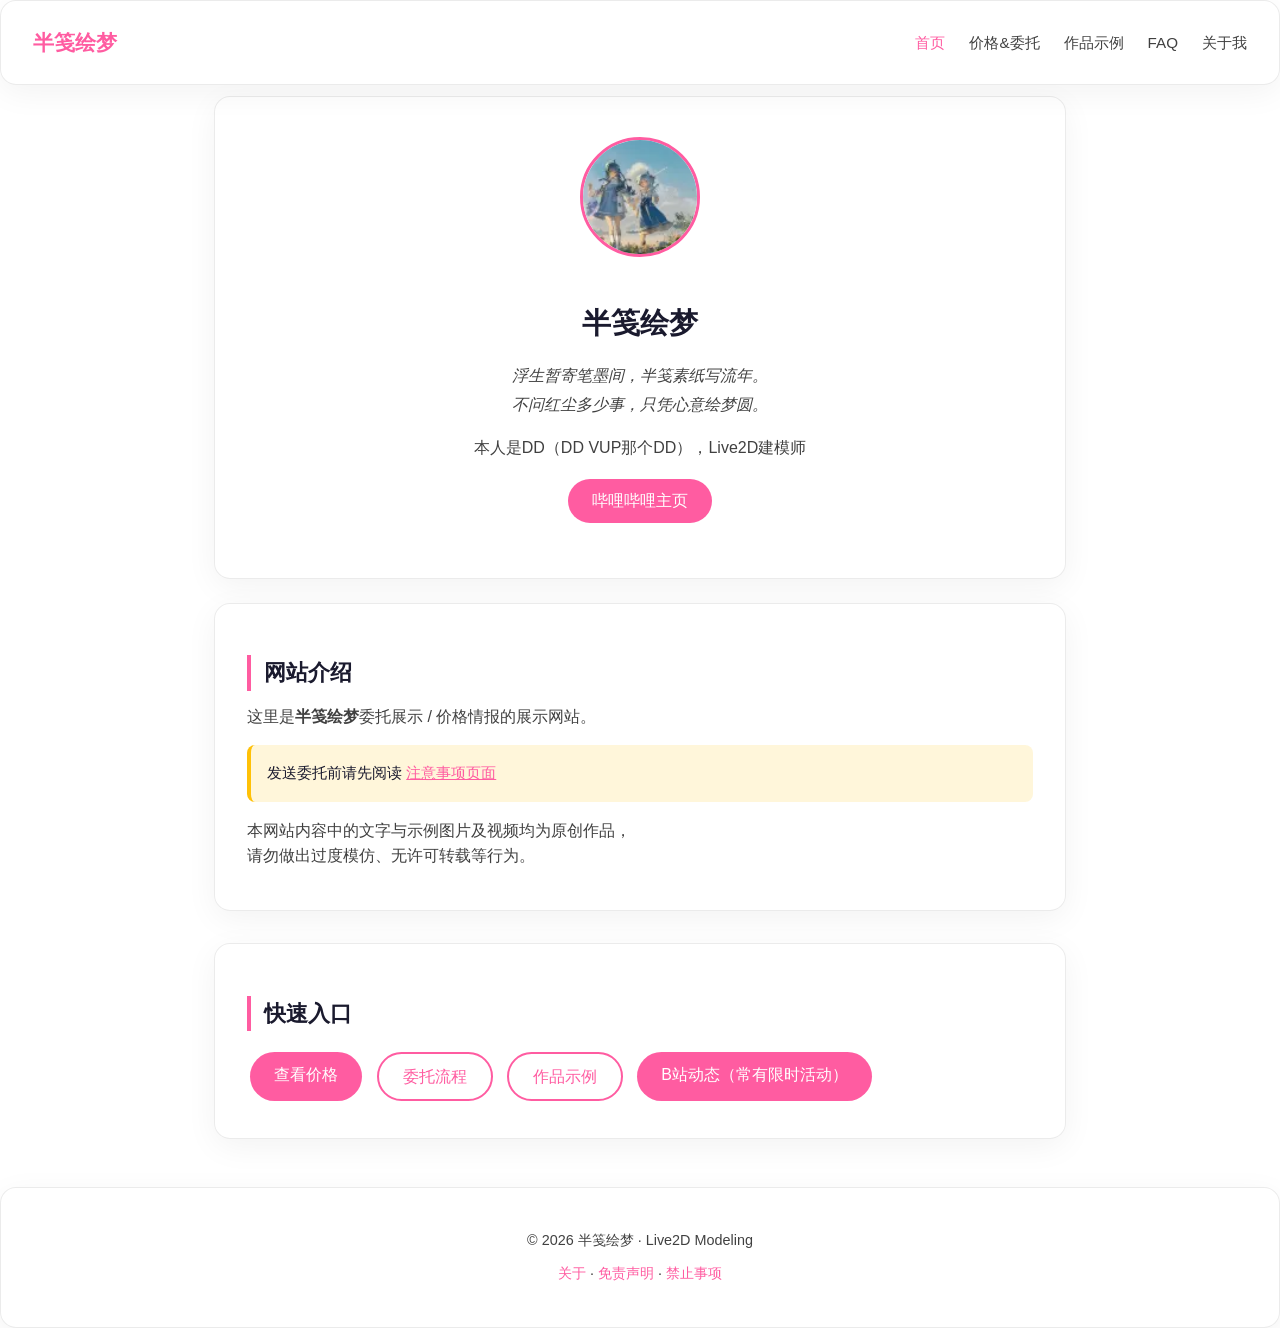
<file: index.html>
<!DOCTYPE html>
<html lang="zh-CN">

<head>
  <meta charset="UTF-8" />
  <meta name="viewport" content="width=device-width, initial-scale=1.0" />
  <title>半笺绘梦 | Live2D建模展示</title>
  <link rel="stylesheet" href="common.css">
  <script src="common.js" defer></script>
</head>

<body>
  <nav class="glass">
    <a href="index.html" class="logo">半笺绘梦</a>
    <ul>
      <li><a href="index.html" class="active">首页</a></li>
      <li><a href="live2d.html">价格&委托</a></li>
      <li><a href="sample.html">作品示例</a></li>
      <li><a href="faq.html">FAQ</a></li>
      <li><a href="about.html">关于我</a></li>
    </ul>
  </nav>

  <main>
    <section class="glass profile content">
      <img src="avatar.png" alt="半笺绘梦头像" class="avatar" onerror="this.src='https://www.loliapi.com/acg/'">
      <h1>半笺绘梦</h1>
      <p class="signature">
        浮生暂寄笔墨间，半笺素纸写流年。<br>
        不问红尘多少事，只凭心意绘梦圆。
      </p>
      <p>本人是DD（DD VUP那个DD），Live2D建模师</p>
      <p style="margin-top:0.8rem">
        <a href="https://space.bilibili.com/491378910" target="_blank" class="btn">
          哔哩哔哩主页
        </a>
      </p>
    </section>

    <section class="glass content">
      <h2>网站介绍</h2>
      <p>这里是<strong>半笺绘梦</strong>委托展示 / 价格情报的展示网站。</p>
      <p class="notice">发送委托前请先阅读 <a href="live2d.html" style="color:var(--accent)">注意事项页面</a></p>
      <p style="margin-top:1rem">
        本网站内容中的文字与示例图片及视频均为原创作品，<br>
        请勿做出过度模仿、无许可转载等行为。
      </p>
    </section>

    <section class="glass content">
      <h2>快速入口</h2>
      <div style="display:flex; flex-wrap:wrap; gap:0.5rem; margin-top:1rem">
        <a href="live2d.html" class="btn">查看价格</a>
        <a href="live2d.html#process" class="btn btn-outline">委托流程</a>
        <a href="sample.html" class="btn btn-outline">作品示例</a>
        <a href="https://space.bilibili.com/491378910" target="_blank" class="btn">B站动态（常有限时活动）</a>
      </div>
    </section>
  </main>

  <footer class="glass">
    <p>© 2026 半笺绘梦 · Live2D Modeling</p>
    <p>
      <a href="about.html">关于</a> ·
      <a href="live2d.html#disclaimer">免责声明</a> ·
      <a href="live2d.html#prohibited">禁止事项</a>
    </p>
  </footer>
</body>

</html>
</file>
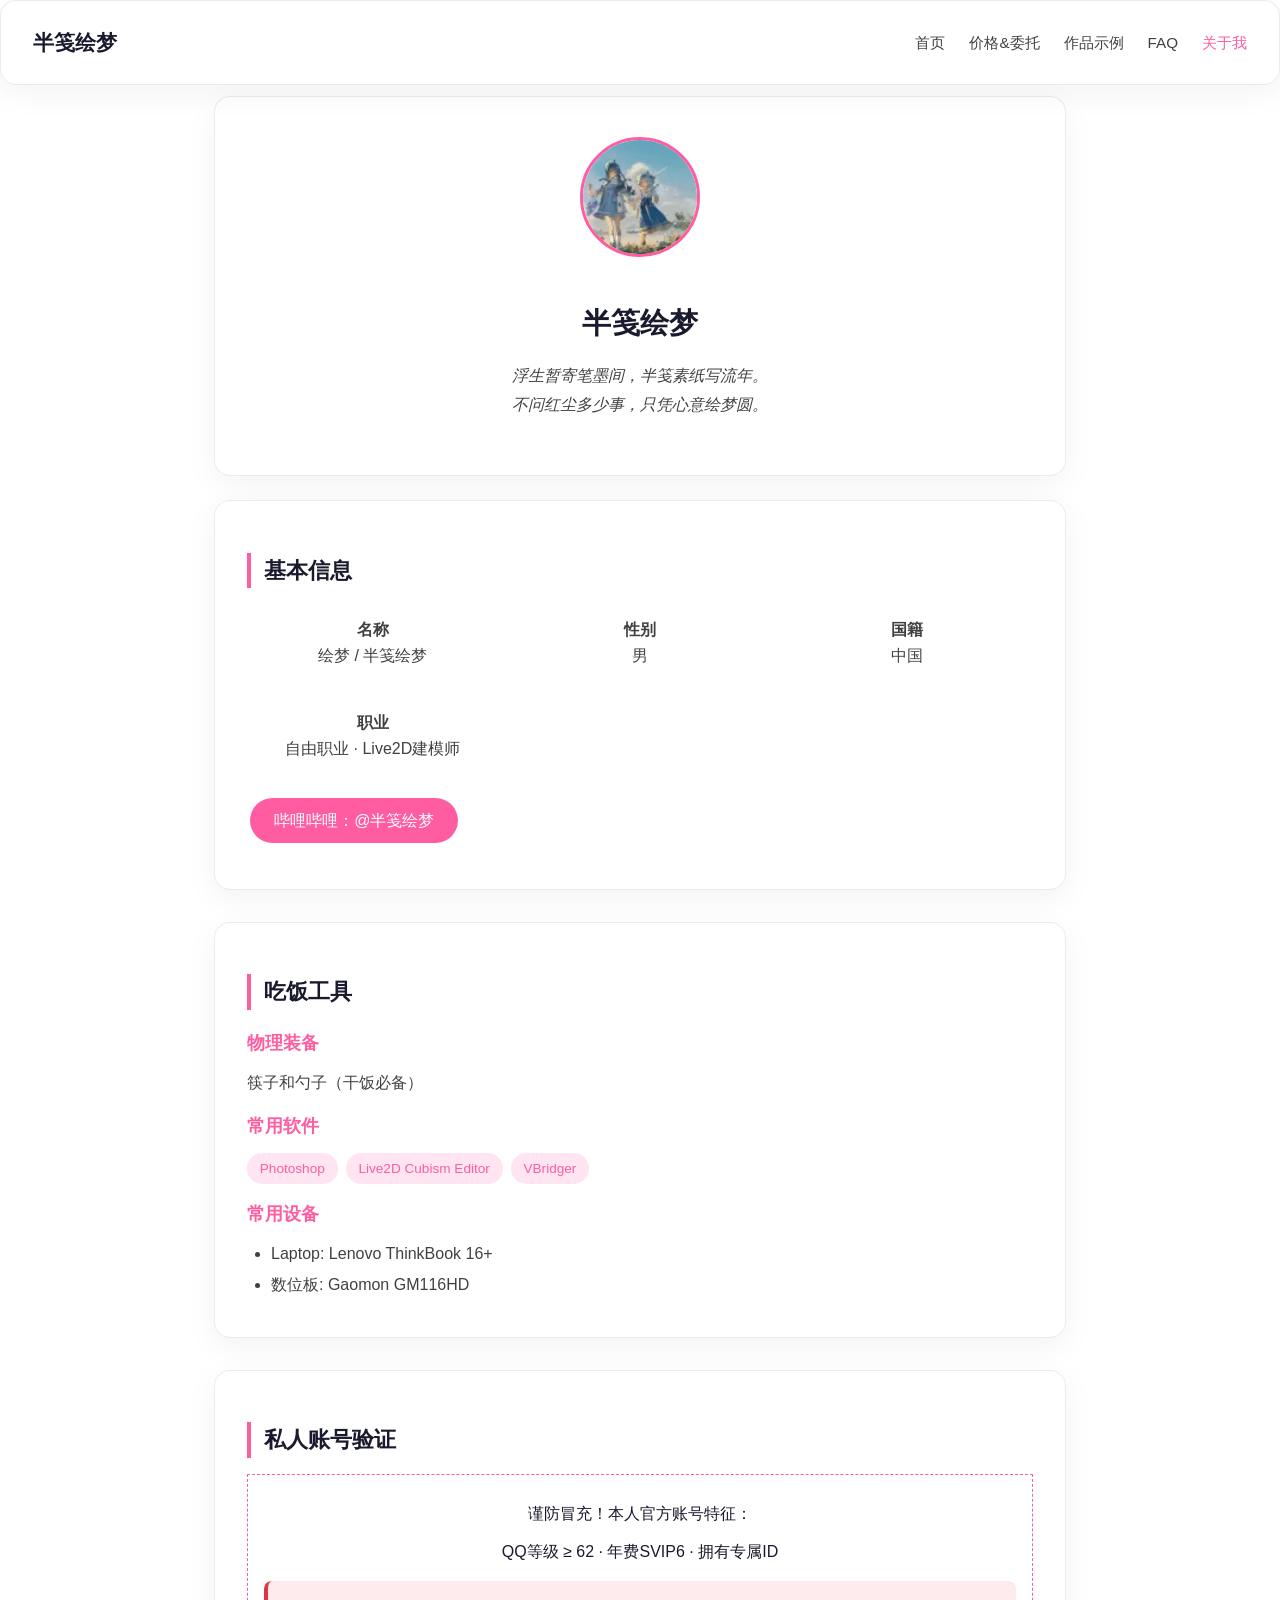
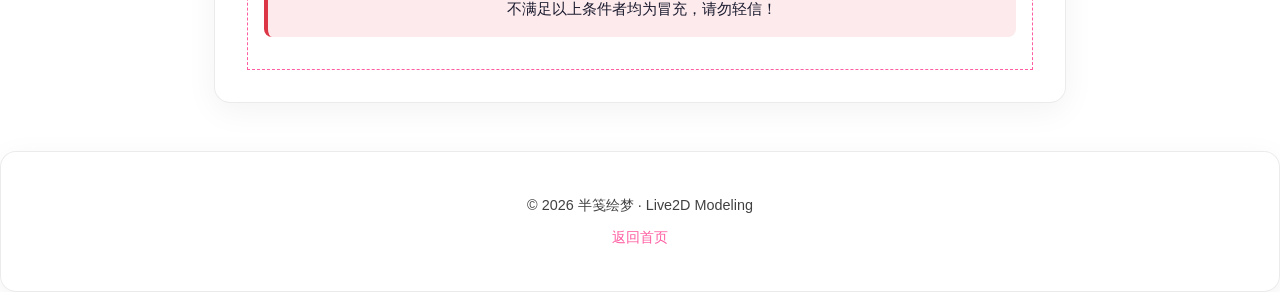
<file: about.html>
<!DOCTYPE html>
<html lang="zh-CN">

<head>
    <meta charset="UTF-8" />
    <meta name="viewport" content="width=device-width, initial-scale=1.0" />
    <title>关于我 | 半笺绘梦</title>
    <link rel="stylesheet" href="common.css">
    <script src="common.js" defer></script>
    <style>
        .info-grid {
            display: grid;
            grid-template-columns: repeat(auto-fit, minmax(200px, 1fr));
            gap: 1rem;
            margin-top: 1rem;
        }

        .info-item {
            padding: 0.8rem;
            text-align: center;
        }

        .tool-list {
            display: flex;
            flex-wrap: wrap;
            gap: 0.5rem;
            margin-top: 0.5rem;
        }

        .tool-tag {
            padding: 0.3rem 0.8rem;
            background: rgba(255, 126, 185, 0.2);
            border-radius: 15px;
            font-size: 0.85rem;
            color: var(--accent);
        }

        .verify-card {
            margin-top: 1rem;
            padding: 1rem;
            text-align: center;
            border: 1px dashed var(--accent);
        }
    </style>
</head>

<body>
    <nav class="glass">
        <a href="index.html" class="logo">半笺绘梦</a>
        <ul>
            <li><a href="index.html">首页</a></li>
            <li><a href="live2d.html">价格&委托</a></li>
            <li><a href="sample.html">作品示例</a></li>
            <li><a href="faq.html">FAQ</a></li>
            <li><a href="about.html" class="active">关于我</a></li>
        </ul>
    </nav>

    <main>
        <section class="glass profile content">
            <img src="avatar.png" alt="半笺绘梦头像" class="avatar" onerror="this.src='https://www.loliapi.com/acg/'">
            <h1>半笺绘梦</h1>
            <p class="signature">
                浮生暂寄笔墨间，半笺素纸写流年。<br>
                不问红尘多少事，只凭心意绘梦圆。
            </p>
        </section>

        <section class="glass content">
            <h2>基本信息</h2>
            <div class="info-grid">
                <div class="info-item">
                    <div><strong>名称</strong></div>
                    <div>绘梦 / 半笺绘梦</div>
                </div>
                <div class="info-item">
                    <div><strong>性别</strong></div>
                    <div>男</div>
                </div>
                <div class="info-item">
                    <div><strong>国籍</strong></div>
                    <div>中国</div>
                </div>
                <div class="info-item">
                    <div><strong>职业</strong></div>
                    <div>自由职业 · Live2D建模师</div>
                </div>
            </div>

            <p style="margin-top:1.2rem">
                <a href="https://space.bilibili.com/491378910" target="_blank" class="btn">
                    哔哩哔哩：@半笺绘梦
                </a>
            </p>
        </section>

        <section class="glass content">
            <h2>吃饭工具</h2>

            <h3>物理装备</h3>
            <p>筷子和勺子（干饭必备）</p>

            <h3 style="margin-top:1rem">常用软件</h3>
            <div class="tool-list">
                <span class="tool-tag">Photoshop</span>
                <span class="tool-tag">Live2D Cubism Editor</span>
                <span class="tool-tag">VBridger</span>
            </div>

            <h3 style="margin-top:1rem">常用设备</h3>
            <ul>
                <li>Laptop: Lenovo ThinkBook 16+</li>
                <li>数位板: Gaomon GM116HD</li>
            </ul>
        </section>

        <section class="glass content">
            <h2>私人账号验证</h2>
            <div class="verify-card">
                <p>谨防冒充！本人官方账号特征：</p>
                <p style="margin:0.8rem 0; font-weight:500">
                    QQ等级 ≥ 62 · 年费SVIP6 · 拥有专属ID
                </p>
                <p class="notice warning">不满足以上条件者均为冒充，请勿轻信！</p>
            </div>
        </section>
    </main>

    <footer class="glass">
        <p>© 2026 半笺绘梦 · Live2D Modeling</p>
        <p><a href="index.html">返回首页</a></p>
    </footer>
</body>

</html>
</file>
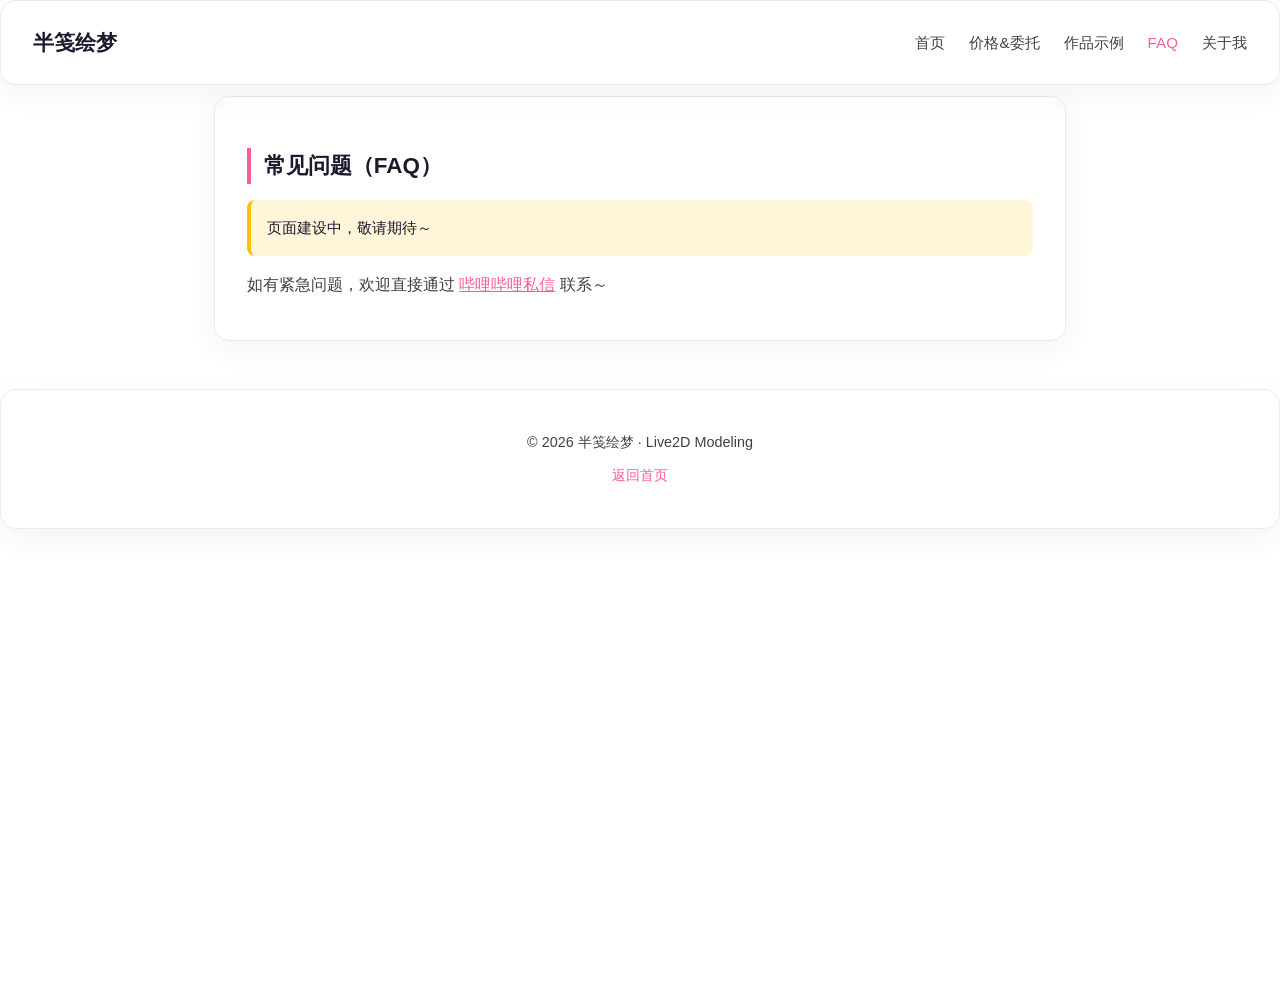
<file: faq.html>
<!DOCTYPE html>
<html lang="zh-CN">

<head>
    <meta charset="UTF-8" />
    <meta name="viewport" content="width=device-width, initial-scale=1.0" />
    <title>常见问题 | 半笺绘梦</title>
    <link rel="stylesheet" href="common.css">
    <script src="common.js" defer></script>
</head>

<body>
    <nav class="glass">
        <a href="index.html" class="logo">半笺绘梦</a>
        <ul>
            <li><a href="index.html">首页</a></li>
            <li><a href="live2d.html">价格&委托</a></li>
            <li><a href="sample.html">作品示例</a></li>
            <li><a href="faq.html" class="active">FAQ</a></li>
            <li><a href="about.html">关于我</a></li>
        </ul>
    </nav>

    <main>
        <section class="glass content">
            <h2>常见问题（FAQ）</h2>
            <p class="notice">页面建设中，敬请期待～</p>
            <p style="margin-top:1rem">如有紧急问题，欢迎直接通过 <a href="https://space.bilibili.com/491378910" target="_blank"
                    style="color:var(--accent)">哔哩哔哩私信</a> 联系～</p>

            <!-- 后续可添加内容模板：
      <details class="glass" style="margin:0.8rem 0; padding:1rem">
        <summary style="font-weight:500; cursor:pointer">Q: 问题内容？</summary>
        <p style="margin-top:0.5rem; color:var(--text-secondary)">A: 回答内容...</p>
      </details>
      -->
        </section>
    </main>

    <footer class="glass">
        <p>© 2026 半笺绘梦 · Live2D Modeling</p>
        <p><a href="index.html">返回首页</a></p>
    </footer>
</body>

</html>
</file>
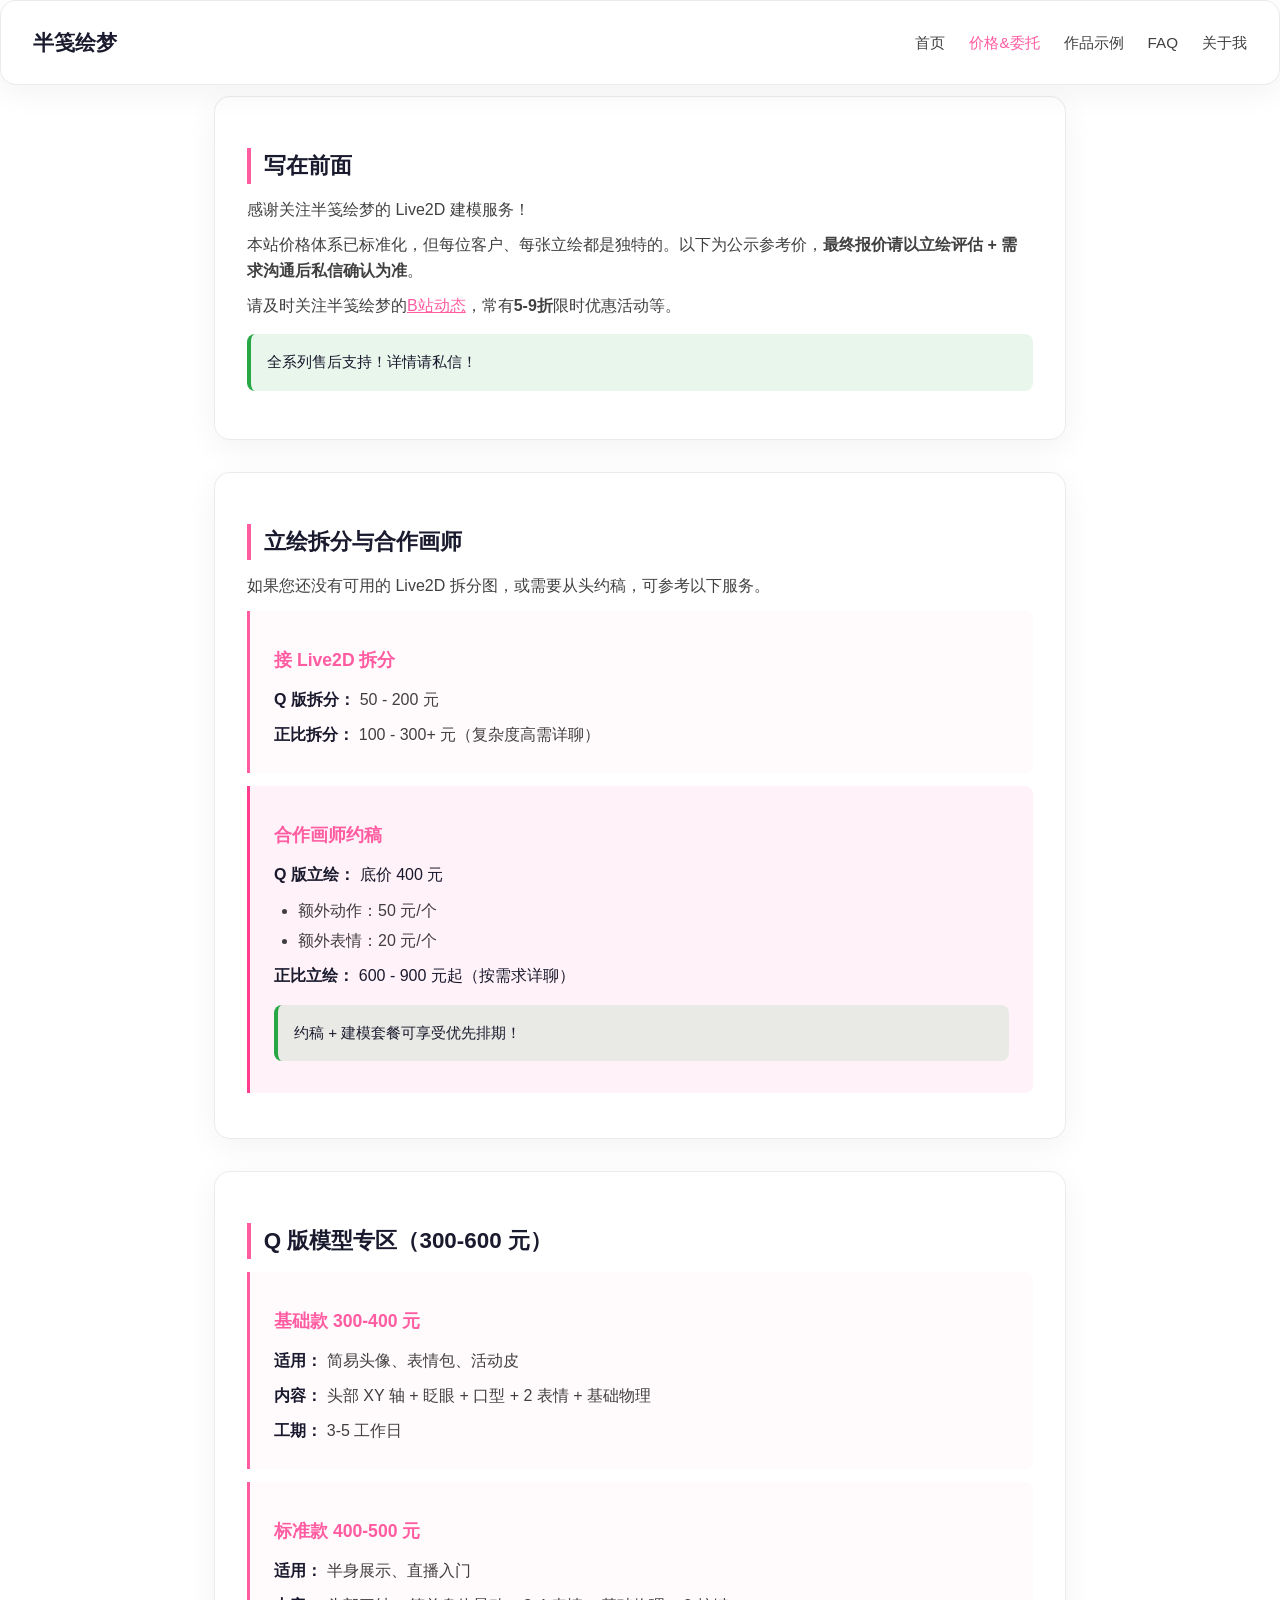
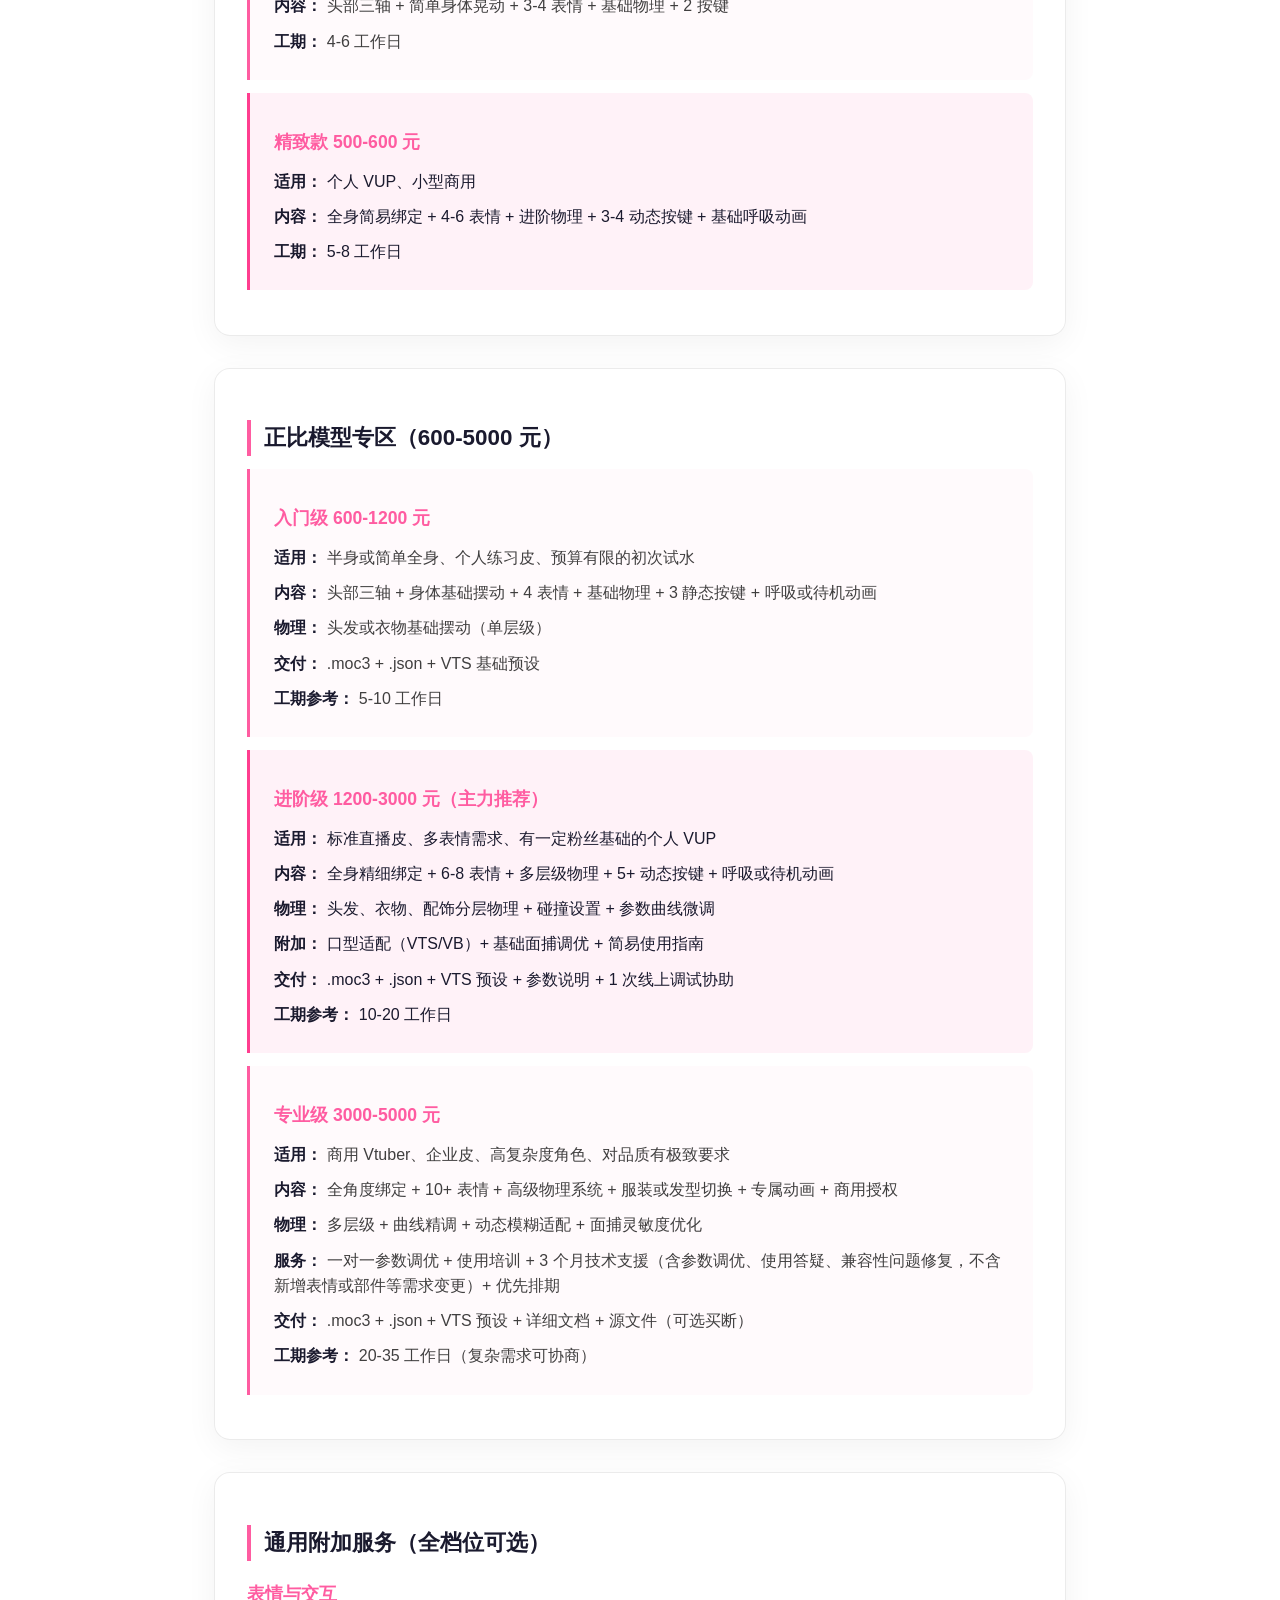
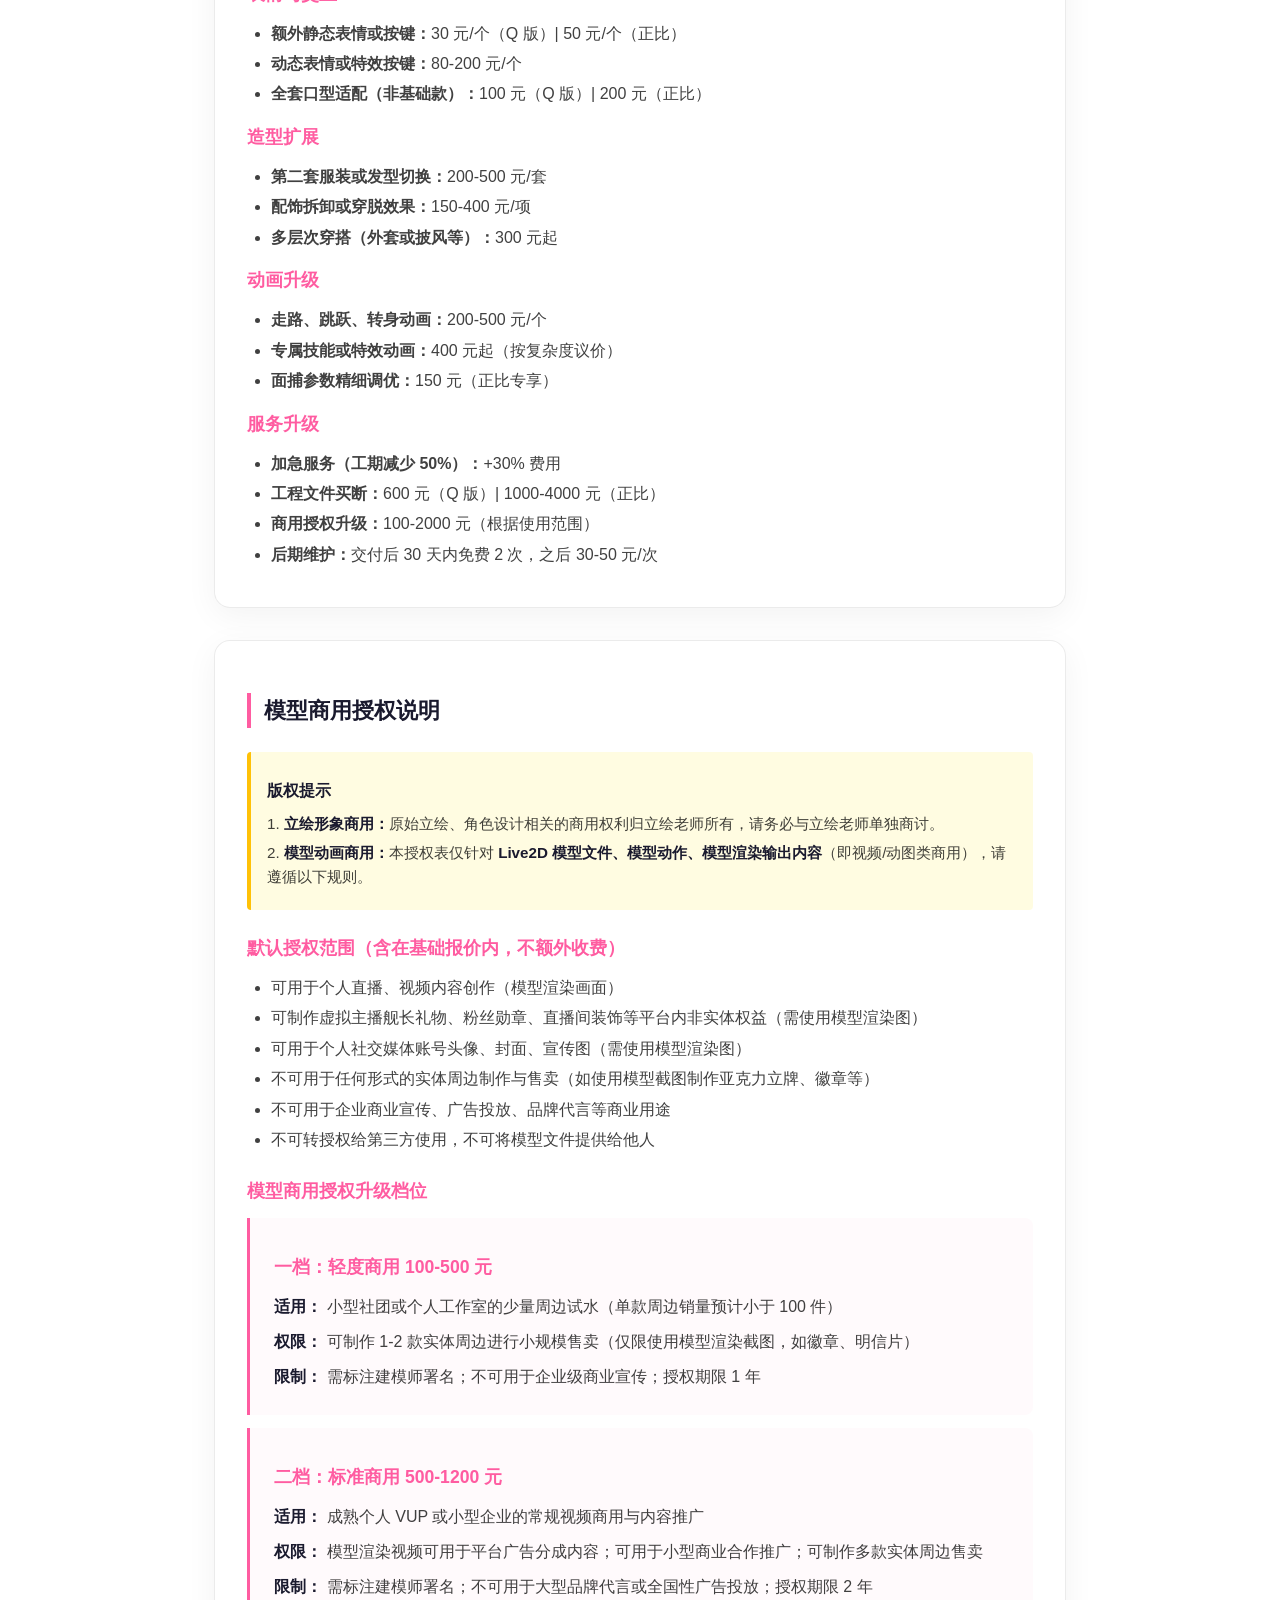
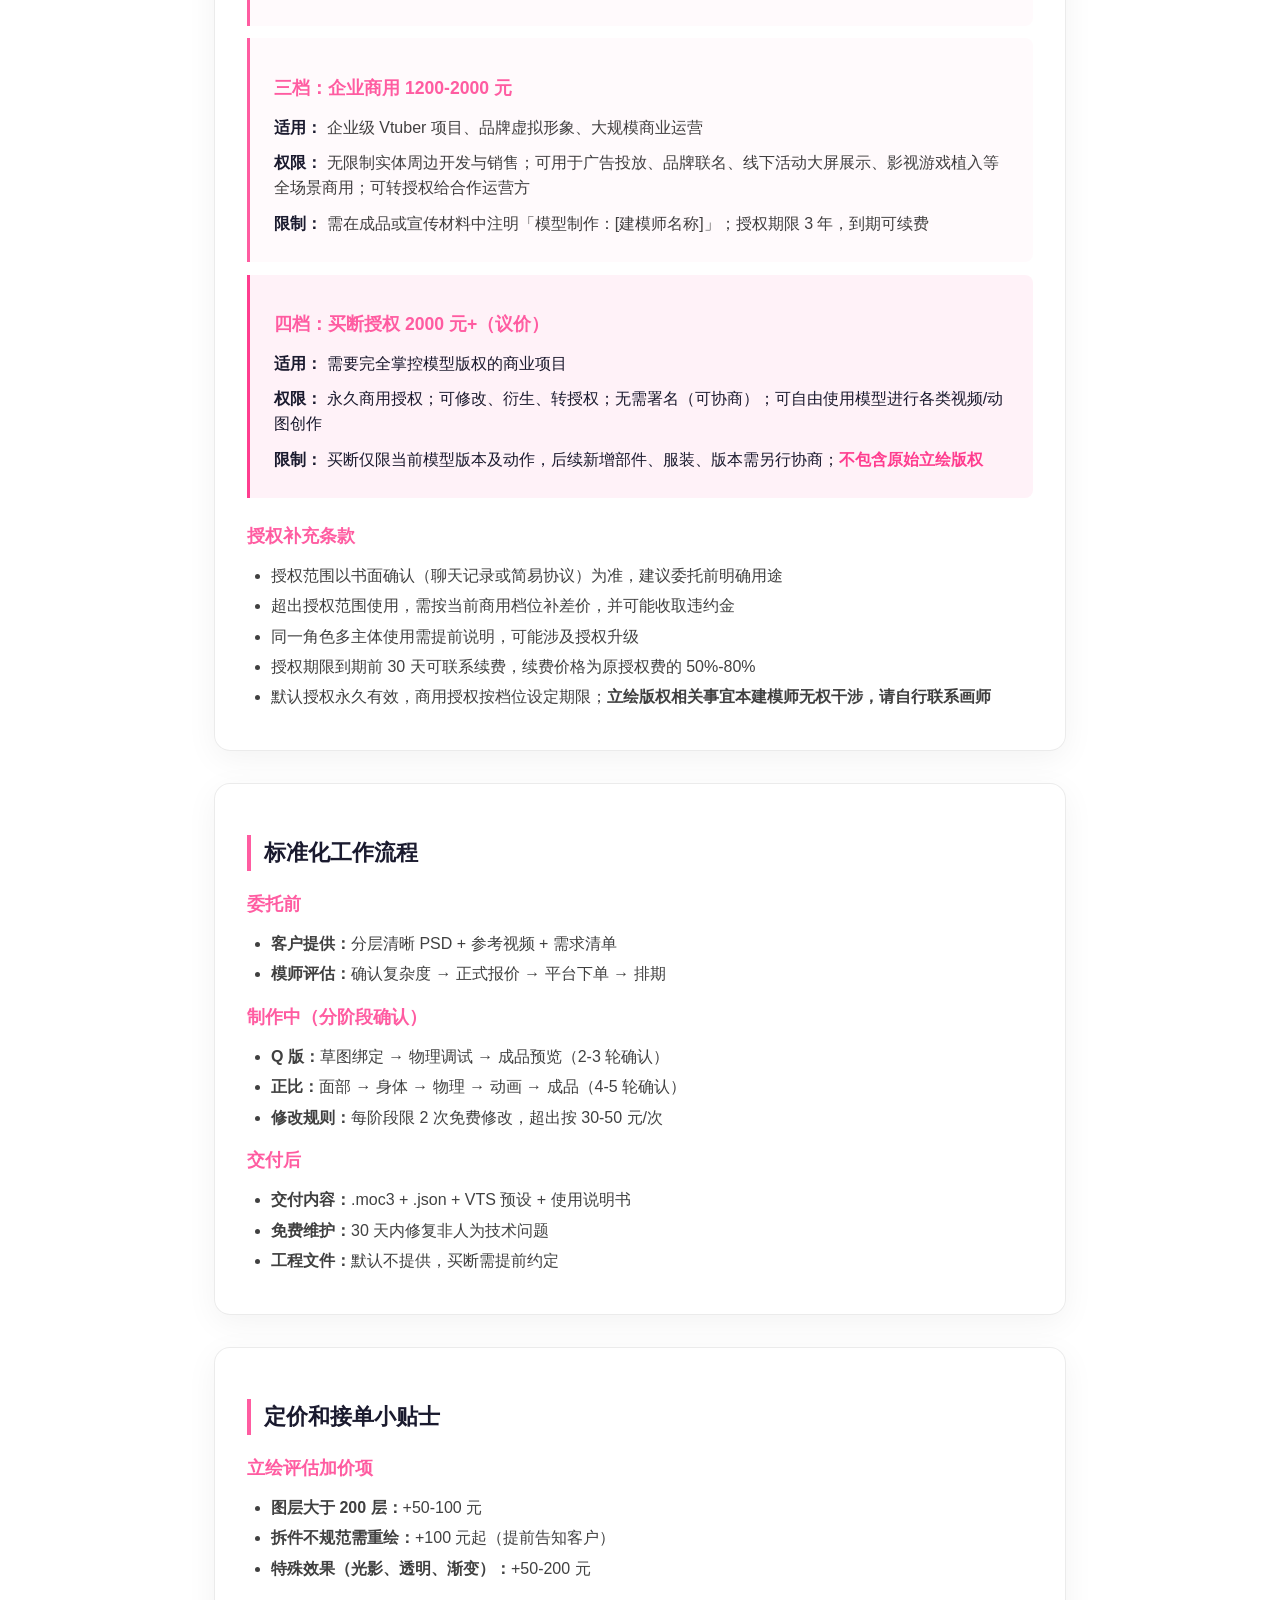
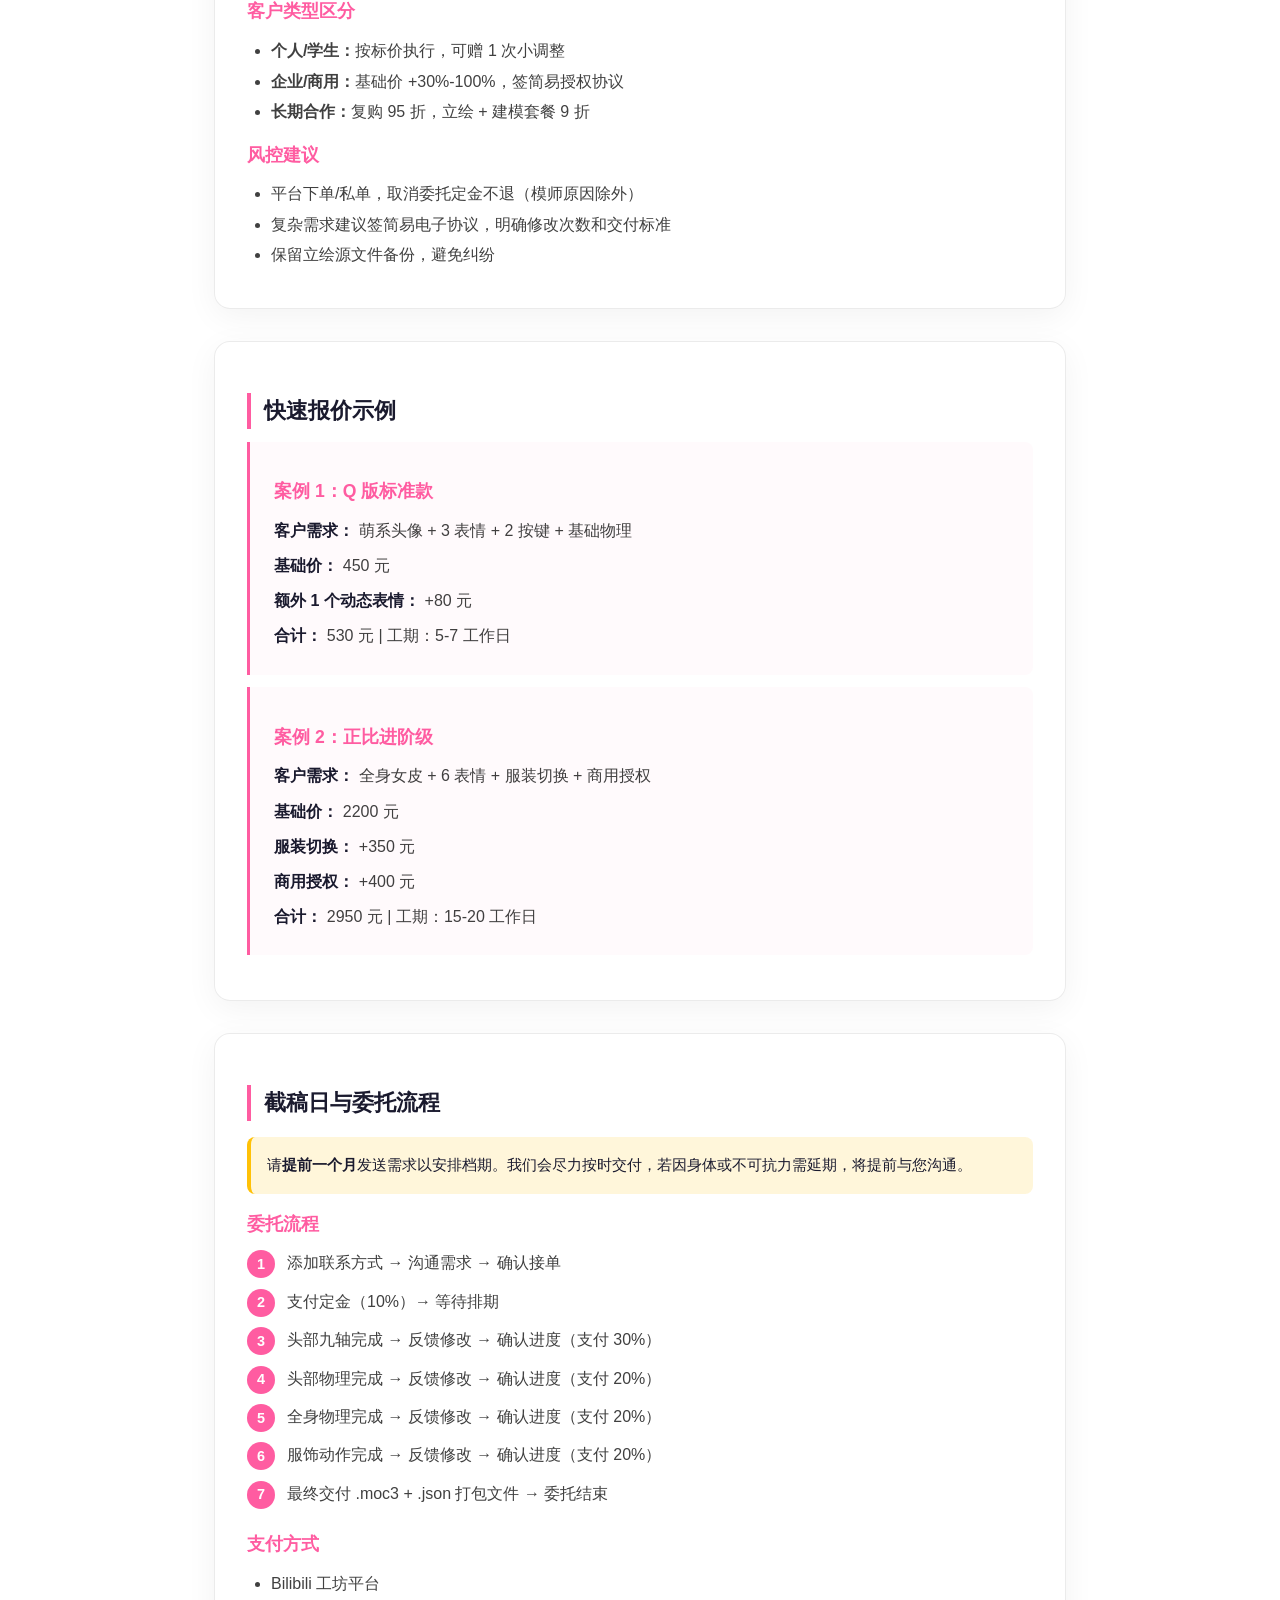
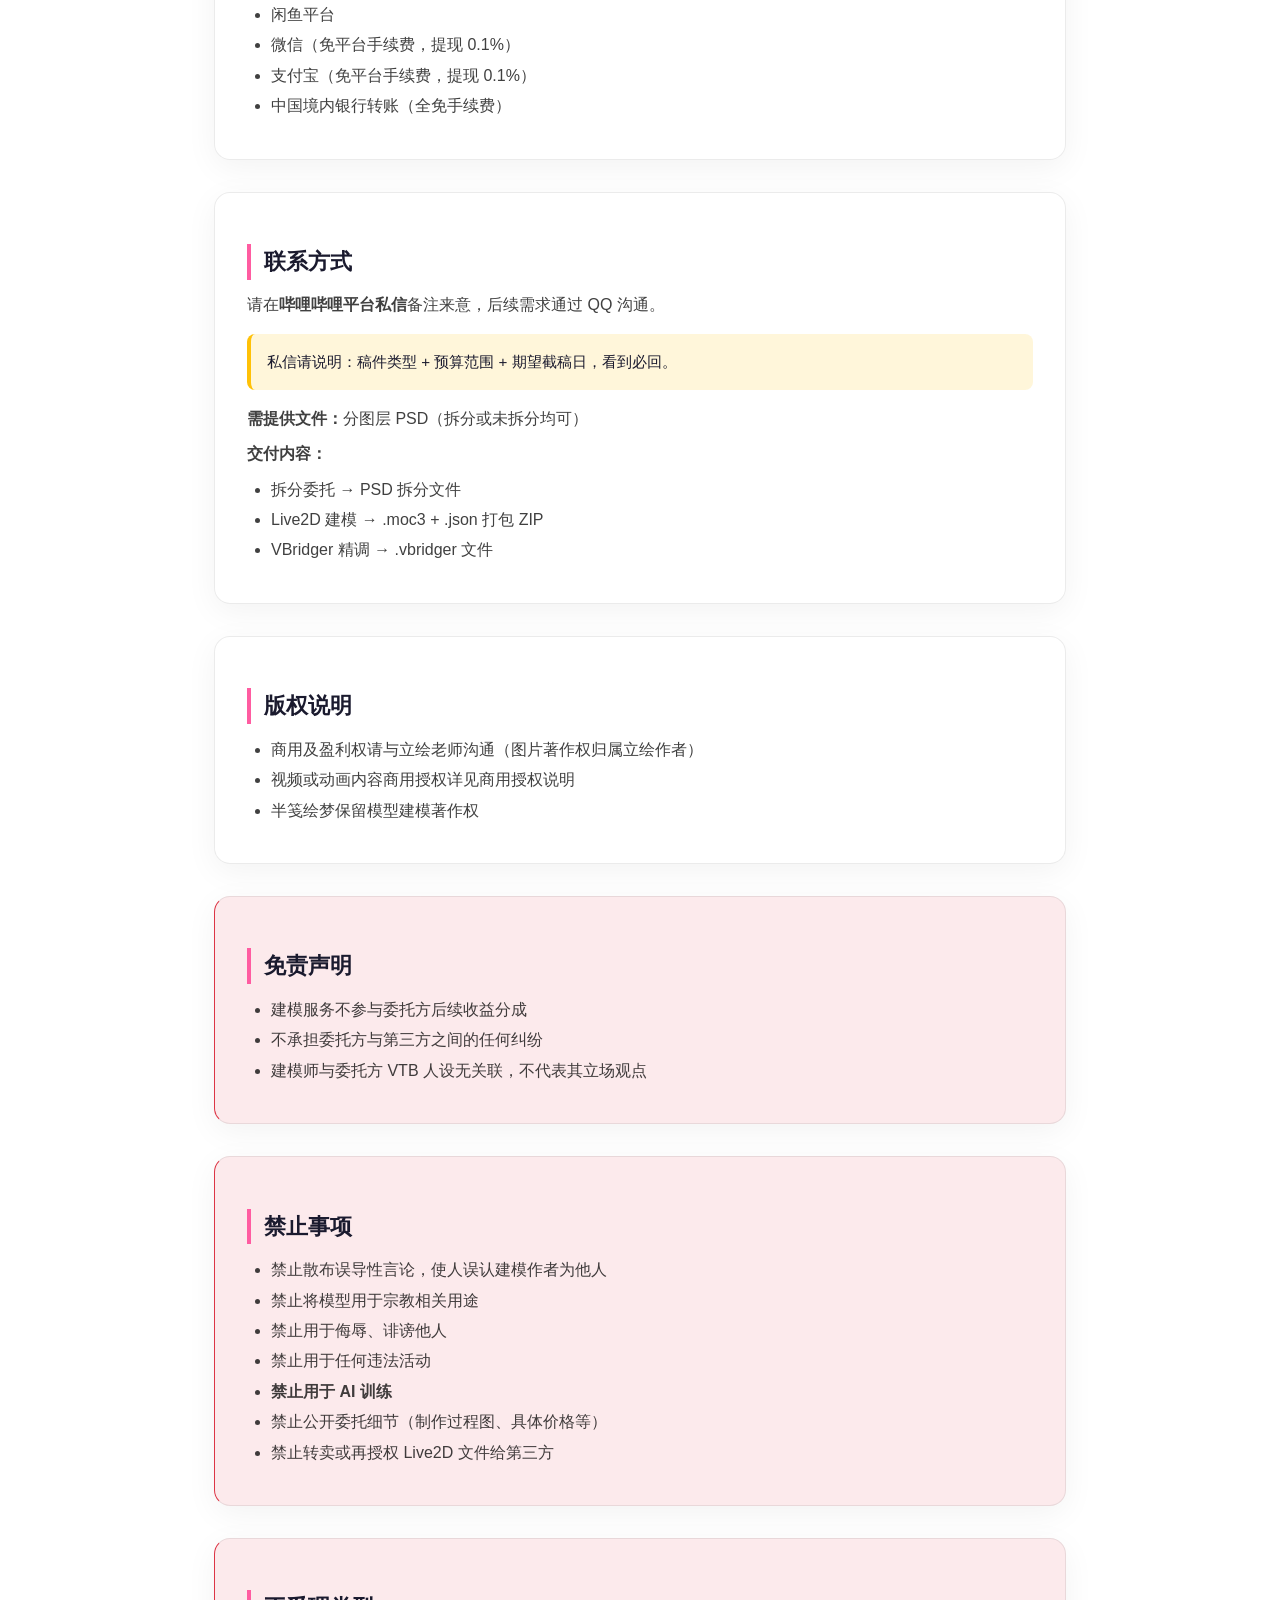
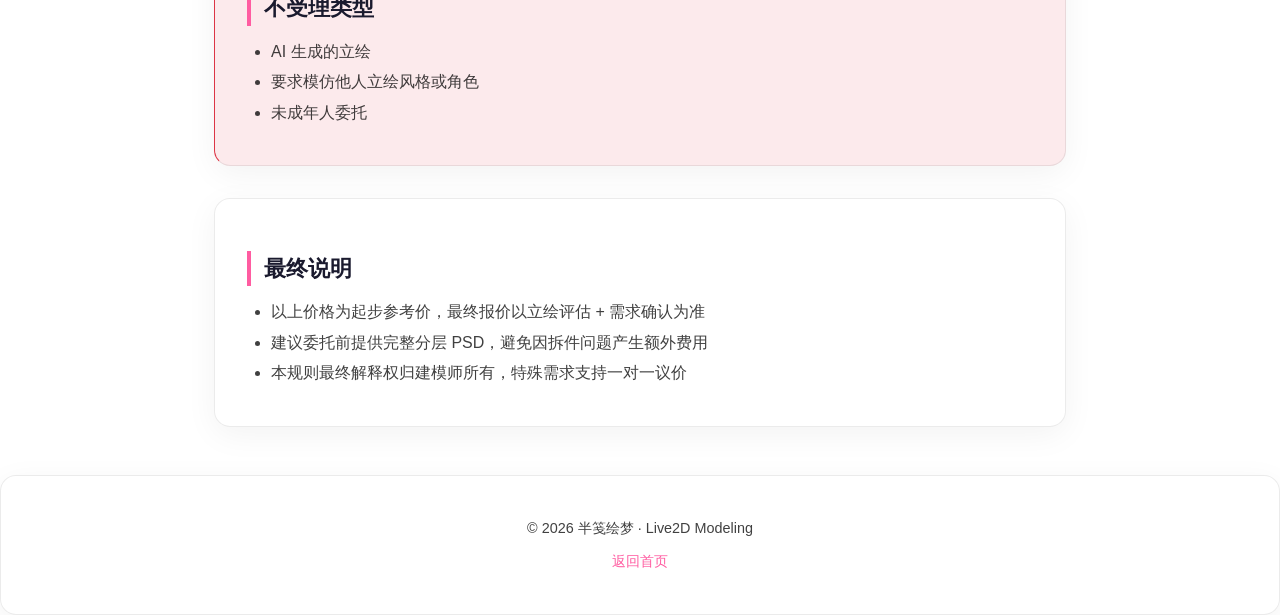
<file: live2d.html>
<!DOCTYPE html>
<html lang="zh-CN">

<head>
    <meta charset="UTF-8" />
    <meta name="viewport" content="width=device-width, initial-scale=1.0" />
    <title>价格与委托说明 | 半笺绘梦</title>
    <link rel="stylesheet" href="common.css">
    <script src="common.js" defer></script>
</head>

<body>
    <nav class="glass">
        <a href="index.html" class="logo">半笺绘梦</a>
        <ul>
            <li><a href="index.html">首页</a></li>
            <li><a href="live2d.html" class="active">价格&委托</a></li>
            <li><a href="sample.html">作品示例</a></li>
            <li><a href="faq.html">FAQ</a></li>
            <li><a href="about.html">关于我</a></li>
        </ul>
    </nav>

    <main>
        <!-- 写在前面 -->
        <section class="glass content" id="intro">
            <h2>写在前面</h2>
            <p>感谢关注半笺绘梦的 Live2D 建模服务！</p>
            <p>本站价格体系已标准化，但每位客户、每张立绘都是独特的。以下为公示参考价，<strong>最终报价请以立绘评估 + 需求沟通后私信确认为准</strong>。</p>
            <p>请及时关注半笺绘梦的<a href="https://space.bilibili.com/491378910" style="color:var(--accent)">B站动态</a>，常有<strong>5-9折</strong>限时优惠活动等。</p>
            <p class="notice success">全系列售后支持！详情请私信！</p>
        </section>

        <!-- 立绘拆分与合作画师 -->
        <section class="glass content" id="art-prep">
            <h2>立绘拆分与合作画师</h2>
            <p>如果您还没有可用的 Live2D 拆分图，或需要从头约稿，可参考以下服务。</p>

            <div class="price-grid">
                <!-- 拆分服务 -->
                <div class="price-card">
                    <h3>接 Live2D 拆分</h3>
                    <p><strong>Q 版拆分：</strong>50 - 200 元</p>
                    <p><strong>正比拆分：</strong>100 - 300+ 元（复杂度高需详聊）</p>
                </div>

                <!-- 合作画师 -->
                <div class="price-card highlight">
                    <h3>合作画师约稿</h3>
                    <p><strong>Q 版立绘：</strong>底价 400 元</p>
                    <ul>
                        <li>额外动作：50 元/个</li>
                        <li>额外表情：20 元/个</li>
                    </ul>
                    <p><strong>正比立绘：</strong>600 - 900 元起（按需求详聊）</p>
                    <p class="notice success">约稿 + 建模套餐可享受优先排期！</p>
                </div>
            </div>
        </section>

        <!-- Q 版模型专区 -->
        <section class="glass content" id="q-version">
            <h2>Q 版模型专区（300-600 元）</h2>

            <div class="price-card">
                <h3>基础款 300-400 元</h3>
                <p><strong>适用：</strong>简易头像、表情包、活动皮</p>
                <p><strong>内容：</strong>头部 XY 轴 + 眨眼 + 口型 + 2 表情 + 基础物理</p>
                <p><strong>工期：</strong>3-5 工作日</p>
            </div>

            <div class="price-card">
                <h3>标准款 400-500 元</h3>
                <p><strong>适用：</strong>半身展示、直播入门</p>
                <p><strong>内容：</strong>头部三轴 + 简单身体晃动 + 3-4 表情 + 基础物理 + 2 按键</p>
                <p><strong>工期：</strong>4-6 工作日</p>
            </div>

            <div class="price-card highlight">
                <h3>精致款 500-600 元</h3>
                <p><strong>适用：</strong>个人 VUP、小型商用</p>
                <p><strong>内容：</strong>全身简易绑定 + 4-6 表情 + 进阶物理 + 3-4 动态按键 + 基础呼吸动画</p>
                <p><strong>工期：</strong>5-8 工作日</p>
            </div>
        </section>

        <!-- 正比模型专区 -->
        <section class="glass content" id="proportion">
            <h2>正比模型专区（600-5000 元）</h2>

            <div class="price-card">
                <h3>入门级 600-1200 元</h3>
                <p><strong>适用：</strong>半身或简单全身、个人练习皮、预算有限的初次试水</p>
                <p><strong>内容：</strong>头部三轴 + 身体基础摆动 + 4 表情 + 基础物理 + 3 静态按键 + 呼吸或待机动画</p>
                <p><strong>物理：</strong>头发或衣物基础摆动（单层级）</p>
                <p><strong>交付：</strong>.moc3 + .json + VTS 基础预设</p>
                <p><strong>工期参考：</strong>5-10 工作日</p>
            </div>

            <div class="price-card highlight">
                <h3>进阶级 1200-3000 元（主力推荐）</h3>
                <p><strong>适用：</strong>标准直播皮、多表情需求、有一定粉丝基础的个人 VUP</p>
                <p><strong>内容：</strong>全身精细绑定 + 6-8 表情 + 多层级物理 + 5+ 动态按键 + 呼吸或待机动画</p>
                <p><strong>物理：</strong>头发、衣物、配饰分层物理 + 碰撞设置 + 参数曲线微调</p>
                <p><strong>附加：</strong>口型适配（VTS/VB）+ 基础面捕调优 + 简易使用指南</p>
                <p><strong>交付：</strong>.moc3 + .json + VTS 预设 + 参数说明 + 1 次线上调试协助</p>
                <p><strong>工期参考：</strong>10-20 工作日</p>
            </div>

            <div class="price-card">
                <h3>专业级 3000-5000 元</h3>
                <p><strong>适用：</strong>商用 Vtuber、企业皮、高复杂度角色、对品质有极致要求</p>
                <p><strong>内容：</strong>全角度绑定 + 10+ 表情 + 高级物理系统 + 服装或发型切换 + 专属动画 + 商用授权</p>
                <p><strong>物理：</strong>多层级 + 曲线精调 + 动态模糊适配 + 面捕灵敏度优化</p>
                <p><strong>服务：</strong>一对一参数调优 + 使用培训 + 3 个月技术支援（含参数调优、使用答疑、兼容性问题修复，不含新增表情或部件等需求变更）+ 优先排期</p>
                <p><strong>交付：</strong>.moc3 + .json + VTS 预设 + 详细文档 + 源文件（可选买断）</p>
                <p><strong>工期参考：</strong>20-35 工作日（复杂需求可协商）</p>
            </div>
        </section>

        <!-- 通用附加服务 -->
        <section class="glass content" id="addons">
            <h2>通用附加服务（全档位可选）</h2>

            <h3>表情与交互</h3>
            <ul>
                <li><strong>额外静态表情或按键：</strong>30 元/个（Q 版）| 50 元/个（正比）</li>
                <li><strong>动态表情或特效按键：</strong>80-200 元/个</li>
                <li><strong>全套口型适配（非基础款）：</strong>100 元（Q 版）| 200 元（正比）</li>
            </ul>

            <h3 style="margin-top:1rem">造型扩展</h3>
            <ul>
                <li><strong>第二套服装或发型切换：</strong>200-500 元/套</li>
                <li><strong>配饰拆卸或穿脱效果：</strong>150-400 元/项</li>
                <li><strong>多层次穿搭（外套或披风等）：</strong>300 元起</li>
            </ul>

            <h3 style="margin-top:1rem">动画升级</h3>
            <ul>
                <li><strong>走路、跳跃、转身动画：</strong>200-500 元/个</li>
                <li><strong>专属技能或特效动画：</strong>400 元起（按复杂度议价）</li>
                <li><strong>面捕参数精细调优：</strong>150 元（正比专享）</li>
            </ul>

            <h3 style="margin-top:1rem">服务升级</h3>
            <ul>
                <li><strong>加急服务（工期减少 50%）：</strong>+30% 费用</li>
                <li><strong>工程文件买断：</strong>600 元（Q 版）| 1000-4000 元（正比）</li>
                <li><strong>商用授权升级：</strong>100-2000 元（根据使用范围）</li>
                <li><strong>后期维护：</strong>交付后 30 天内免费 2 次，之后 30-50 元/次</li>
            </ul>
        </section>

        <!-- 商用授权说明 -->
        <section class="glass content" id="commercial">
            <h2>模型商用授权说明</h2>

            <!-- 版权分离提示 -->
            <div class="license-notice">
                <p class="notice-title">版权提示</p>
                <div class="notice-content">
                    <p>1. <strong>立绘形象商用：</strong>原始立绘、角色设计相关的商用权利归立绘老师所有，请务必与立绘老师单独商讨。</p>
                    <p>2. <strong>模型动画商用：</strong>本授权表仅针对 <strong>Live2D 模型文件、模型动作、模型渲染输出内容</strong>（即视频/动图类商用），请遵循以下规则。
                    </p>
                </div>
            </div>

            <h3>默认授权范围（含在基础报价内，不额外收费）</h3>
            <ul>
                <li>可用于个人直播、视频内容创作（模型渲染画面）</li>
                <li>可制作虚拟主播舰长礼物、粉丝勋章、直播间装饰等平台内非实体权益（需使用模型渲染图）</li>
                <li>可用于个人社交媒体账号头像、封面、宣传图（需使用模型渲染图）</li>
                <li>不可用于任何形式的实体周边制作与售卖（如使用模型截图制作亚克力立牌、徽章等）</li>
                <li>不可用于企业商业宣传、广告投放、品牌代言等商业用途</li>
                <li>不可转授权给第三方使用，不可将模型文件提供给他人</li>
            </ul>

            <h3 style="margin-top:1.5rem">模型商用授权升级档位</h3>

            <div class="price-card">
                <h3>一档：轻度商用 100-500 元</h3>
                <p><strong>适用：</strong>小型社团或个人工作室的少量周边试水（单款周边销量预计小于 100 件）</p>
                <p><strong>权限：</strong>可制作 1-2 款实体周边进行小规模售卖（仅限使用模型渲染截图，如徽章、明信片）</p>
                <p><strong>限制：</strong>需标注建模师署名；不可用于企业级商业宣传；授权期限 1 年</p>
            </div>

            <div class="price-card">
                <h3>二档：标准商用 500-1200 元</h3>
                <p><strong>适用：</strong>成熟个人 VUP 或小型企业的常规视频商用与内容推广</p>
                <p><strong>权限：</strong>模型渲染视频可用于平台广告分成内容；可用于小型商业合作推广；可制作多款实体周边售卖</p>
                <p><strong>限制：</strong>需标注建模师署名；不可用于大型品牌代言或全国性广告投放；授权期限 2 年</p>
            </div>

            <div class="price-card">
                <h3>三档：企业商用 1200-2000 元</h3>
                <p><strong>适用：</strong>企业级 Vtuber 项目、品牌虚拟形象、大规模商业运营</p>
                <p><strong>权限：</strong>无限制实体周边开发与销售；可用于广告投放、品牌联名、线下活动大屏展示、影视游戏植入等全场景商用；可转授权给合作运营方</p>
                <p><strong>限制：</strong>需在成品或宣传材料中注明「模型制作：[建模师名称]」；授权期限 3 年，到期可续费</p>
            </div>

            <div class="price-card highlight">
                <h3>四档：买断授权 2000 元+（议价）</h3>
                <p><strong>适用：</strong>需要完全掌控模型版权的商业项目</p>
                <p><strong>权限：</strong>永久商用授权；可修改、衍生、转授权；无需署名（可协商）；可自由使用模型进行各类视频/动图创作</p>
                <p><strong>限制：</strong>买断仅限当前模型版本及动作，后续新增部件、服装、版本需另行协商；<span class="text-danger">不包含原始立绘版权</span></p>
            </div>

            <h3 style="margin-top:1.5rem">授权补充条款</h3>
            <ul>
                <li>授权范围以书面确认（聊天记录或简易协议）为准，建议委托前明确用途</li>
                <li>超出授权范围使用，需按当前商用档位补差价，并可能收取违约金</li>
                <li>同一角色多主体使用需提前说明，可能涉及授权升级</li>
                <li>授权期限到期前 30 天可联系续费，续费价格为原授权费的 50%-80%</li>
                <li>默认授权永久有效，商用授权按档位设定期限；<strong>立绘版权相关事宜本建模师无权干涉，请自行联系画师</strong></li>
            </ul>
        </section>

        <!-- 标准化工作流程 -->
        <section class="glass content" id="workflow">
            <h2>标准化工作流程</h2>

            <h3>委托前</h3>
            <ul>
                <li><strong>客户提供：</strong>分层清晰 PSD + 参考视频 + 需求清单</li>
                <li><strong>模师评估：</strong>确认复杂度 → 正式报价 → 平台下单 → 排期</li>
            </ul>

            <h3 style="margin-top:1rem">制作中（分阶段确认）</h3>
            <ul>
                <li><strong>Q 版：</strong>草图绑定 → 物理调试 → 成品预览（2-3 轮确认）</li>
                <li><strong>正比：</strong>面部 → 身体 → 物理 → 动画 → 成品（4-5 轮确认）</li>
                <li><strong>修改规则：</strong>每阶段限 2 次免费修改，超出按 30-50 元/次</li>
            </ul>

            <h3 style="margin-top:1rem">交付后</h3>
            <ul>
                <li><strong>交付内容：</strong>.moc3 + .json + VTS 预设 + 使用说明书</li>
                <li><strong>免费维护：</strong>30 天内修复非人为技术问题</li>
                <li><strong>工程文件：</strong>默认不提供，买断需提前约定</li>
            </ul>
        </section>

        <!-- 定价和接单小贴士 -->
        <section class="glass content" id="tips">
            <h2>定价和接单小贴士</h2>

            <h3>立绘评估加价项</h3>
            <ul>
                <li><strong>图层大于 200 层：</strong>+50-100 元</li>
                <li><strong>拆件不规范需重绘：</strong>+100 元起（提前告知客户）</li>
                <li><strong>特殊效果（光影、透明、渐变）：</strong>+50-200 元</li>
            </ul>

            <h3 style="margin-top:1rem">客户类型区分</h3>
            <ul>
                <li><strong>个人/学生：</strong>按标价执行，可赠 1 次小调整</li>
                <li><strong>企业/商用：</strong>基础价 +30%-100%，签简易授权协议</li>
                <li><strong>长期合作：</strong>复购 95 折，立绘 + 建模套餐 9 折</li>
            </ul>

            <h3 style="margin-top:1rem">风控建议</h3>
            <ul>
                <li>平台下单/私单，取消委托定金不退（模师原因除外）</li>
                <li>复杂需求建议签简易电子协议，明确修改次数和交付标准</li>
                <li>保留立绘源文件备份，避免纠纷</li>
            </ul>
        </section>

        <!-- 快速报价示例 -->
        <section class="glass content" id="examples">
            <h2>快速报价示例</h2>

            <div class="price-card">
                <h3>案例 1：Q 版标准款</h3>
                <p><strong>客户需求：</strong>萌系头像 + 3 表情 + 2 按键 + 基础物理</p>
                <p><strong>基础价：</strong>450 元</p>
                <p><strong>额外 1 个动态表情：</strong>+80 元</p>
                <p><strong>合计：</strong>530 元 | 工期：5-7 工作日</p>
            </div>

            <div class="price-card">
                <h3>案例 2：正比进阶级</h3>
                <p><strong>客户需求：</strong>全身女皮 + 6 表情 + 服装切换 + 商用授权</p>
                <p><strong>基础价：</strong>2200 元</p>
                <p><strong>服装切换：</strong>+350 元</p>
                <p><strong>商用授权：</strong>+400 元</p>
                <p><strong>合计：</strong>2950 元 | 工期：15-20 工作日</p>
            </div>
        </section>

        <!-- 截稿日与委托流程 -->
        <section class="glass content" id="process">
            <h2>截稿日与委托流程</h2>

            <p class="notice">请<strong>提前一个月</strong>发送需求以安排档期。我们会尽力按时交付，若因身体或不可抗力需延期，将提前与您沟通。</p>

            <h3 style="margin-top:1rem">委托流程</h3>
            <ul class="workflow">
                <li>添加联系方式 → 沟通需求 → 确认接单</li>
                <li>支付定金（10%）→ 等待排期</li>
                <li>头部九轴完成 → 反馈修改 → 确认进度（支付 30%）</li>
                <li>头部物理完成 → 反馈修改 → 确认进度（支付 20%）</li>
                <li>全身物理完成 → 反馈修改 → 确认进度（支付 20%）</li>
                <li>服饰动作完成 → 反馈修改 → 确认进度（支付 20%）</li>
                <li>最终交付 .moc3 + .json 打包文件 → 委托结束</li>
            </ul>

            <h3 style="margin-top:1.5rem">支付方式</h3>
            <ul>
                <li>Bilibili 工坊平台</li>
                <li>闲鱼平台</li>
                <li>微信（免平台手续费，提现 0.1%）</li>
                <li>支付宝（免平台手续费，提现 0.1%）</li>
                <li>中国境内银行转账（全免手续费）</li>
            </ul>
        </section>

        <!-- 联系方式 -->
        <section class="glass content" id="contact">
            <h2>联系方式</h2>
            <p>请在<strong>哔哩哔哩平台私信</strong>备注来意，后续需求通过 QQ 沟通。</p>
            <p class="notice">私信请说明：稿件类型 + 预算范围 + 期望截稿日，看到必回。</p>

            <p style="margin-top:1rem"><strong>需提供文件：</strong>分图层 PSD（拆分或未拆分均可）</p>
            <p><strong>交付内容：</strong></p>
            <ul>
                <li>拆分委托 → PSD 拆分文件</li>
                <li>Live2D 建模 → .moc3 + .json 打包 ZIP</li>
                <li>VBridger 精调 → .vbridger 文件</li>
            </ul>
        </section>

        <!-- 版权说明 -->
        <section class="glass content" id="copyright">
            <h2>版权说明</h2>
            <ul>
                <li>商用及盈利权请与立绘老师沟通（图片著作权归属立绘作者）</li>
                <li>视频或动画内容商用授权详见商用授权说明</li>
                <li>半笺绘梦保留模型建模著作权</li>
            </ul>
        </section>

        <!-- 免责声明 -->
        <section class="glass content warning" id="disclaimer">
            <h2>免责声明</h2>
            <ul>
                <li>建模服务不参与委托方后续收益分成</li>
                <li>不承担委托方与第三方之间的任何纠纷</li>
                <li>建模师与委托方 VTB 人设无关联，不代表其立场观点</li>
            </ul>
        </section>

        <!-- 禁止事项 -->
        <section class="glass content warning" id="prohibited">
            <h2>禁止事项</h2>
            <ul>
                <li>禁止散布误导性言论，使人误认建模作者为他人</li>
                <li>禁止将模型用于宗教相关用途</li>
                <li>禁止用于侮辱、诽谤他人</li>
                <li>禁止用于任何违法活动</li>
                <li><strong>禁止用于 AI 训练</strong></li>
                <li>禁止公开委托细节（制作过程图、具体价格等）</li>
                <li>禁止转卖或再授权 Live2D 文件给第三方</li>
            </ul>
        </section>

        <!-- 不受理类型 -->
        <section class="glass content warning">
            <h2>不受理类型</h2>
            <ul>
                <li>AI 生成的立绘</li>
                <li>要求模仿他人立绘风格或角色</li>
                <li>未成年人委托</li>
            </ul>
        </section>

        <!-- 最终说明 -->
        <section class="glass content">
            <h2>最终说明</h2>
            <ul>
                <li>以上价格为起步参考价，最终报价以立绘评估 + 需求确认为准</li>
                <li>建议委托前提供完整分层 PSD，避免因拆件问题产生额外费用</li>
                <li>本规则最终解释权归建模师所有，特殊需求支持一对一议价</li>
            </ul>
        </section>
    </main>

    <footer class="glass">
        <p>© 2026 半笺绘梦 · Live2D Modeling</p>
        <p><a href="index.html">返回首页</a></p>
    </footer>
</body>

</html>
</file>
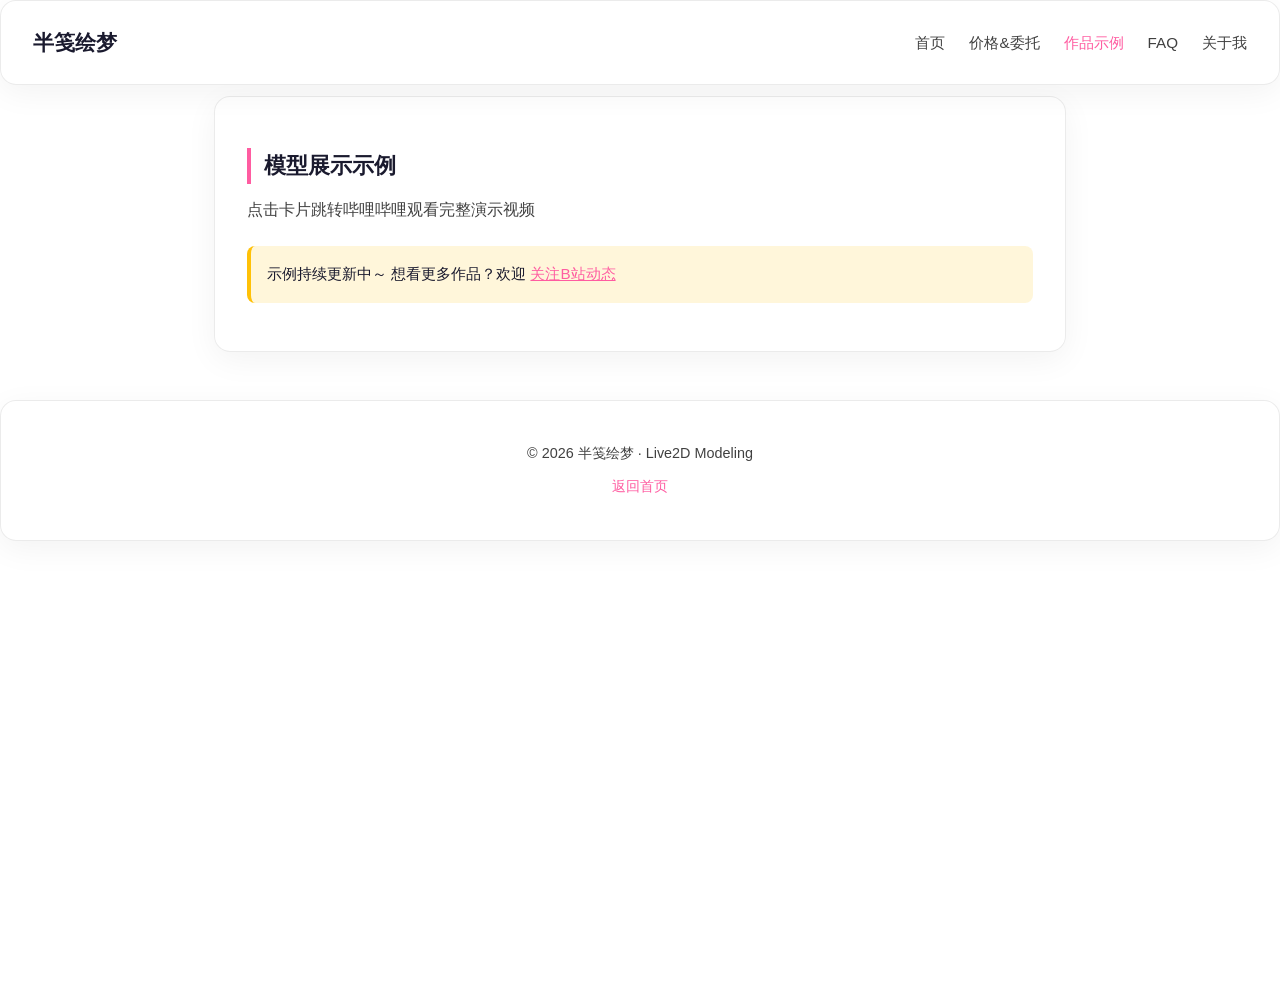
<file: sample.html>
<!DOCTYPE html>
<html lang="zh-CN">

<head>
    <meta charset="UTF-8" />
    <meta name="viewport" content="width=device-width, initial-scale=1.0" />
    <title>作品示例 | 半笺绘梦</title>
    <link rel="stylesheet" href="common.css">
    <script src="common.js" defer></script>
    <style>
        .sample-grid {
            display: grid;
            grid-template-columns: repeat(auto-fill, minmax(220px, 1fr));
            gap: 1.2rem;
            margin-top: 1rem;
        }

        .sample-card {
            padding: 0.8rem;
            text-align: center;
            cursor: pointer;
            transition: transform 0.3s, box-shadow 0.3s;
        }

        .sample-card:hover {
            transform: translateY(-4px);
            box-shadow: 0 8px 25px rgba(255, 126, 185, 0.3);
        }

        .sample-card img {
            width: 100%;
            aspect-ratio: 16/9;
            border-radius: 10px;
            object-fit: cover;
            background: rgba(0, 0, 0, 0.2);
            margin-bottom: 0.6rem;
        }

        .sample-card .title {
            font-weight: 500;
            font-size: 0.95rem;
            color: var(--text-primary);
        }

        .sample-card .tag {
            font-size: 0.8rem;
            color: var(--accent);
            margin-top: 0.3rem;
        }
    </style>
</head>

<body>
    <nav class="glass">
        <a href="index.html" class="logo">半笺绘梦</a>
        <ul>
            <li><a href="index.html">首页</a></li>
            <li><a href="live2d.html">价格&委托</a></li>
            <li><a href="sample.html" class="active">作品示例</a></li>
            <li><a href="faq.html">FAQ</a></li>
            <li><a href="about.html">关于我</a></li>
        </ul>
    </nav>

    <main>
        <section class="glass content">
            <h2>模型展示示例</h2>
            <p>点击卡片跳转哔哩哔哩观看完整演示视频</p>
<!--
            <div class="sample-grid">
                 示例卡片模板，复制添加 
                <a href="https://www.bilibili.com/video/BV1tJ2CBHEDu" target="_blank" class="sample-card glass">
                    <img src="https://www.loliapi.com/acg/" alt="示例封面">
                    <div class="title">恭迎龙傲天战神出道！</div>
                    <div class="tag">正比 · 4表情 · 动态按键 · 特惠档</div>
                </a>

                <a href="https://www.bilibili.com/video/BV1DF2vBAEJk" target="_blank" class="sample-card glass">
                    <img src="https://www.loliapi.com/acg/" alt="示例封面">
                    <div class="title">可爱正太在线邀你一起聊天~</div>
                    <div class="tag">正比 · 4表情 · 动态按键 · 特惠档</div>
                </a>
            </div>
-->

            <p class="notice" style="margin-top:1.5rem">
                示例持续更新中～ 想看更多作品？欢迎 <a href="https://space.bilibili.com/491378910" target="_blank"
                    style="color:var(--accent)">关注B站动态</a>
            </p>
        </section>
    </main>

    <footer class="glass">
        <p>© 2026 半笺绘梦 · Live2D Modeling</p>
        <p><a href="index.html">返回首页</a></p>
    </footer>
</body>

</html>
</file>
<file: common.css>
/* ===== 变量定义 ===== */
:root {
  --glass-bg: rgba(255, 255, 255, 0.85);      /* 更高不透明度，适应白底 */
  --glass-border: rgba(0, 0, 0, 0.08);        /*  subtle 深色边框 */
  --text-primary: #1a1a2e;                    /* 深色主文字 */
  --text-secondary: rgba(0, 0, 0, 0.75);      /* 深色次要文字 */
  --accent: #ff5ca1;                          /* 强调色（粉色） */
  --accent-hover: #ff3d8f;
  --body-bg: #ffffff;                         /* 纯白背景 */
}

/* ===== 基础重置 ===== */
* { margin: 0; padding: 0; box-sizing: border-box; }

body {
  font-family: 'Segoe UI', 'Microsoft YaHei', sans-serif;
  background: var(--body-bg);
  color: var(--text-primary);
  min-height: 100vh;
  line-height: 1.6;
  /* 移除背景图相关代码 */
}

/* ===== 磨砂玻璃特效 (适配白底) ===== */
.glass {
  background: var(--glass-bg);
  backdrop-filter: blur(10px);
  -webkit-backdrop-filter: blur(10px);
  border: 1px solid var(--glass-border);
  border-radius: 16px;
  box-shadow: 0 8px 32px rgba(0, 0, 0, 0.05); /* 柔和阴影 */
}

/* ===== 导航栏 ===== */
nav {
  position: fixed;
  top: 0; left: 0; right: 0;
  padding: 1rem 2rem;
  z-index: 1000;
  display: flex;
  justify-content: space-between;
  align-items: center;
  background: rgba(255, 255, 255, 0.9);      /* 导航栏半透明白 */
  backdrop-filter: blur(10px);
  border-bottom: 1px solid var(--glass-border);
}

nav .logo {
  font-size: 1.3rem;
  font-weight: bold;
  color: var(--text-primary);
  text-decoration: none;
}

nav ul {
  display: flex;
  gap: 1.5rem;
  list-style: none;
}

nav a {
  color: var(--text-secondary);
  text-decoration: none;
  transition: color 0.3s;
  font-size: 0.95rem;
}

nav a:hover,
nav a.active {
  color: var(--accent);
}

/* ===== 主内容区 ===== */
main {
  max-width: 900px;
  margin: 6rem auto 3rem;
  padding: 0 1.5rem;
}

.content {
  padding: 2rem;
  margin-bottom: 2rem;
}

/* ===== 头像区域 ===== */
.profile {
  text-align: center;
  padding: 2.5rem 2rem;
  margin-bottom: 1.5rem;
}

.avatar {
  width: 120px;
  height: 120px;
  border-radius: 50%;
  border: 3px solid var(--accent);
  object-fit: cover;
  margin-bottom: 1rem;
  transition: transform 0.3s;
  background: #f0f0f0; /* 头像加载前底色 */
}

.avatar:hover {
  transform: scale(1.05);
}

.signature {
  font-style: italic;
  color: var(--text-secondary);
  margin: 1rem 0;
  line-height: 1.8;
}

/* ===== 标题样式 ===== */
h1, h2, h3 {
  color: var(--text-primary);
  margin: 1.2rem 0 0.8rem;
}

h1 { font-size: 1.8rem; }
h2 { 
  font-size: 1.4rem; 
  border-left: 4px solid var(--accent); 
  padding-left: 0.8rem; 
}
h3 { 
  font-size: 1.1rem; 
  color: var(--accent); 
}

/* ===== 文本与列表 ===== */
p { margin: 0.6rem 0; color: var(--text-secondary); }
ul { padding-left: 1.5rem; margin: 0.5rem 0; }
li { margin: 0.3rem 0; color: var(--text-secondary); }

/* ===== 价格卡片 ===== */
.price-card {
  padding: 1rem 1.5rem;
  margin: 0.8rem 0;
  border-left: 3px solid var(--accent);
  background: rgba(255, 92, 161, 0.03); /* 极淡粉色背景 */
  border-radius: 0 8px 8px 0;
}

.price-card.highlight {
  background: rgba(255, 92, 161, 0.08);
  border-left-color: #ff3d8f;
}

.price {
  font-weight: bold;
  color: var(--accent);
  font-size: 1.1rem;
}

/* ===== 按钮 ===== */
.btn {
  display: inline-block;
  padding: 0.6rem 1.5rem;
  background: var(--accent);
  color: white;
  text-decoration: none;
  border-radius: 25px;
  font-weight: 500;
  transition: all 0.3s;
  border: none;
  cursor: pointer;
  margin: 0.3rem 0.2rem;
}

.btn:hover {
  background: var(--accent-hover);
  transform: translateY(-2px);
  box-shadow: 0 4px 12px rgba(255, 92, 161, 0.3);
}

.btn-outline {
  background: transparent;
  border: 2px solid var(--accent);
  color: var(--accent);
}

.btn-outline:hover {
  background: var(--accent);
  color: white;
}

/* ===== 提示框 ===== */
.notice {
  padding: 1rem;
  margin: 1rem 0;
  border-radius: 8px;
  background: rgba(255, 193, 7, 0.15);
  border-left: 4px solid #ffc107;
  font-size: 0.95rem;
  color: var(--text-primary);
}

.warning {
  background: rgba(220, 53, 69, 0.1);
  border-left-color: #dc3545;
  color: var(--text-primary);
}

.success {
  background: rgba(40, 167, 69, 0.1);
  border-left-color: #28a745;
  color: var(--text-primary);
}

/* ===== 流程步骤 ===== */
.workflow {
  counter-reset: step;
  padding-left: 0;
  list-style: none;
}

.workflow li {
  position: relative;
  padding-left: 2.5rem;
  margin: 0.8rem 0;
  color: var(--text-secondary);
}

.workflow li::before {
  counter-increment: step;
  content: counter(step);
  position: absolute;
  left: 0; top: 0;
  width: 28px; height: 28px;
  background: var(--accent);
  border-radius: 50%;
  display: flex;
  align-items: center;
  justify-content: center;
  font-weight: bold;
  font-size: 0.9rem;
  color: white;
}

/* ===== 示例网格 ===== */
.sample-grid {
  display: grid;
  grid-template-columns: repeat(auto-fill, minmax(200px, 1fr));
  gap: 1rem;
  margin-top: 1rem;
}

.sample-card {
  padding: 1rem;
  text-align: center;
  cursor: pointer;
  transition: transform 0.3s;
}

.sample-card:hover {
  transform: translateY(-4px);
}

.sample-card img {
  width: 100%;
  border-radius: 8px;
  margin-bottom: 0.5rem;
  background: #f5f5f5;
}

.sample-card .title {
  font-weight: 500;
  font-size: 0.95rem;
  color: var(--text-primary);
}

.sample-card .tag {
  font-size: 0.8rem;
  color: var(--accent);
  margin-top: 0.3rem;
}

/* ===== 页脚 ===== */
footer {
  text-align: center;
  padding: 2rem;
  color: var(--text-secondary);
  font-size: 0.9rem;
  border-top: 1px solid var(--glass-border);
  margin-top: 2rem;
}

footer a {
  color: var(--accent);
  text-decoration: none;
}

/* ===== 响应式适配 ===== */
@media (max-width: 768px) {
  nav {
    flex-direction: column;
    gap: 0.8rem;
    padding: 1rem;
  }
  
  nav ul {
    flex-wrap: wrap;
    justify-content: center;
    gap: 1rem;
  }
  
  main { margin-top: 8rem; }
  .content { padding: 1.5rem; }
  h1 { font-size: 1.5rem; }
  h2 { font-size: 1.2rem; }
}

.hidden { display: none; }

/* ===== about.html 特有 ===== */
.info-grid {
  display: grid;
  grid-template-columns: repeat(auto-fit, minmax(200px, 1fr));
  gap: 1rem;
  margin-top: 1rem;
}

.info-item {
  padding: 0.8rem;
  text-align: center;
}

.info-item .icon {
  font-size: 1.5rem;
  margin-bottom: 0.5rem;
}

.info-item div {
  color: var(--text-secondary);
}

.tool-list {
  display: flex;
  flex-wrap: wrap;
  gap: 0.5rem;
  margin-top: 0.5rem;
}

.tool-tag {
  padding: 0.3rem 0.8rem;
  background: rgba(255,92,161,0.1);
  border-radius: 15px;
  font-size: 0.85rem;
  color: var(--accent);
  font-weight: 500;
}

.verify-card {
  margin-top: 1rem;
  padding: 1rem;
  text-align: center;
  border: 1px dashed var(--accent);
}

.verify-card p {
  color: var(--text-primary);
}

/* ===== 表格样式 (用于价格表) ===== */
.table-responsive {
  overflow-x: auto;
  margin: 1rem 0;
}
table {
  width: 100%;
  border-collapse: collapse;
  font-size: 0.95rem;
}
th, td {
  padding: 0.8rem;
  text-align: left;
  border-bottom: 1px solid var(--glass-border);
}
th {
  color: var(--text-primary);
  font-weight: 600;
}
td {
  color: var(--text-secondary);
}

/* 版权提示框 */
.license-notice {
  background: rgba(255, 235, 59, 0.15); /* 淡黄色背景 */
  border-left: 4px solid #ffc107;       /* 黄色左边框 */
  padding: 1rem;
  margin: 1.5rem 0;
  border-radius: 4px;
  color: var(--text-primary);
}

.license-notice .notice-title {
  font-weight: bold;
  margin-bottom: 0.5rem;
  font-size: 1rem;
  color: var(--text-primary);
}

.license-notice .notice-content p {
  margin: 0.3rem 0;
  font-size: 0.95rem;
  color: var(--text-secondary);
  line-height: 1.6;
}

.license-notice strong {
  color: var(--text-primary);
  font-weight: 700;
}

/* 价格卡片内的文字强调 */
.price-card p strong {
  color: var(--text-primary); /* 标签文字加深 */
  font-weight: 600;
  margin-right: 0.3rem;
}

/* 买断授权卡片内的文字颜色修正 */
.price-card.highlight p {
  color: var(--text-primary);
}

/* 危险/重要提示文字颜色 */
.text-danger {
  color: #ff3d8f;
  font-weight: bold;
}
</file>
